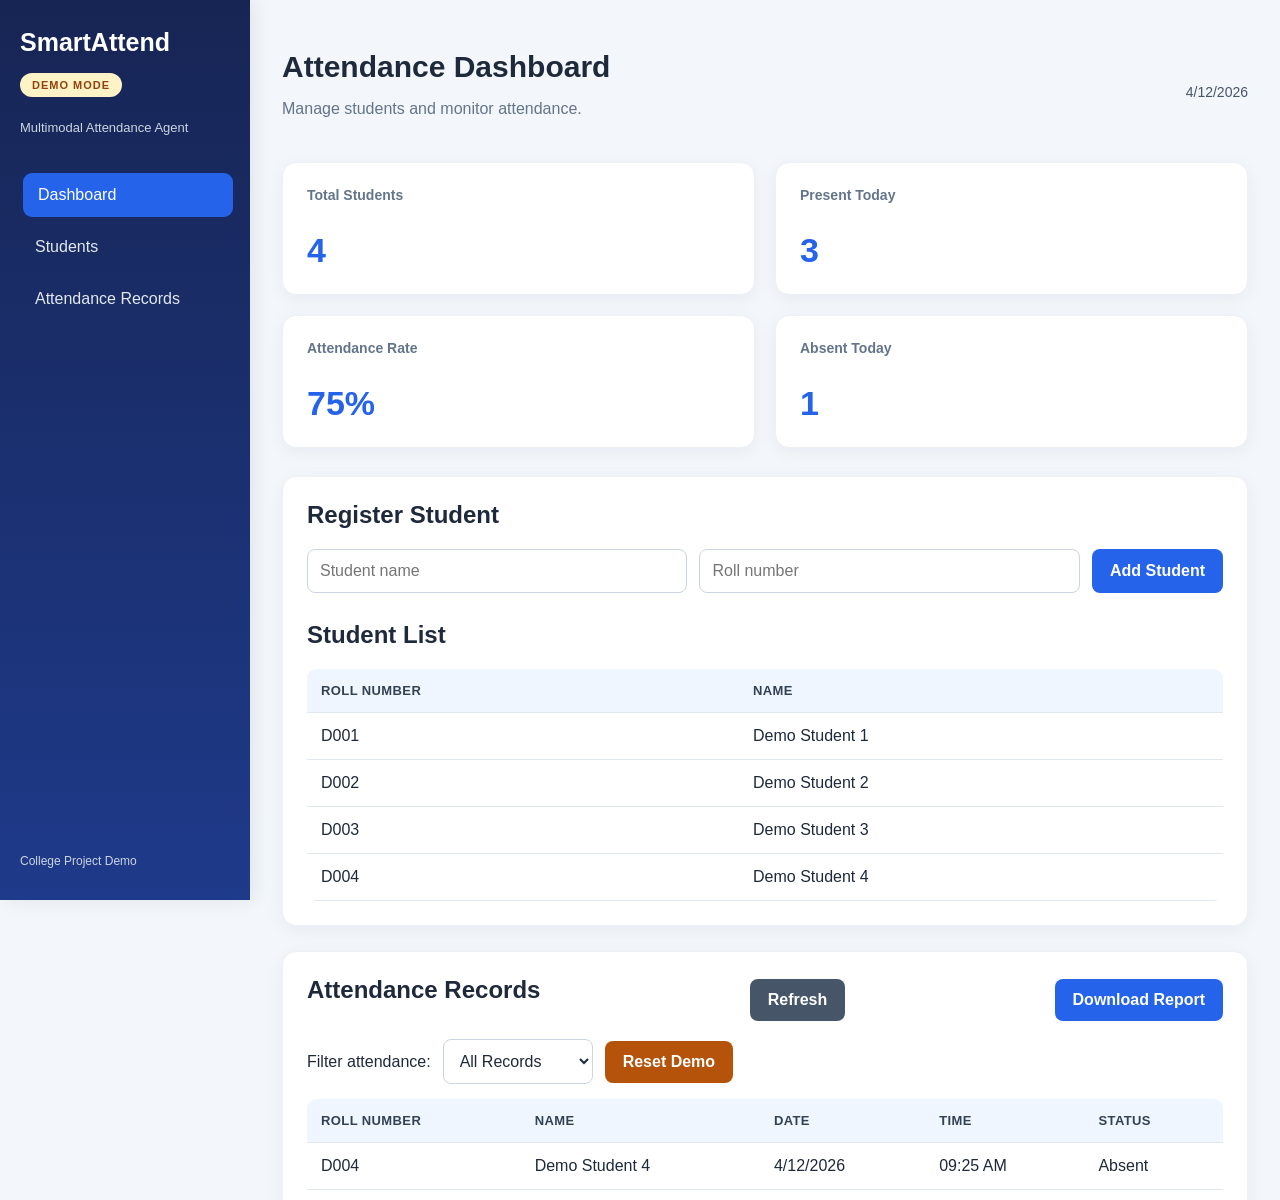
<file: index.html>
<!DOCTYPE html>

<html lang="en">
<head>
    <meta charset="UTF-8">
    <meta name="viewport" content="width=device-width, initial-scale=1.0">
    <title>SmartAttend Demo</title>
    <meta http-equiv="refresh" content="0; url=frontend/index.html">
</head>
<body>
    <p>Opening SmartAttend Demo...</p>
    <p><a href="frontend/index.html">Click here if the demo does not open automatically.</a></p>
</body>
</html>
</file>
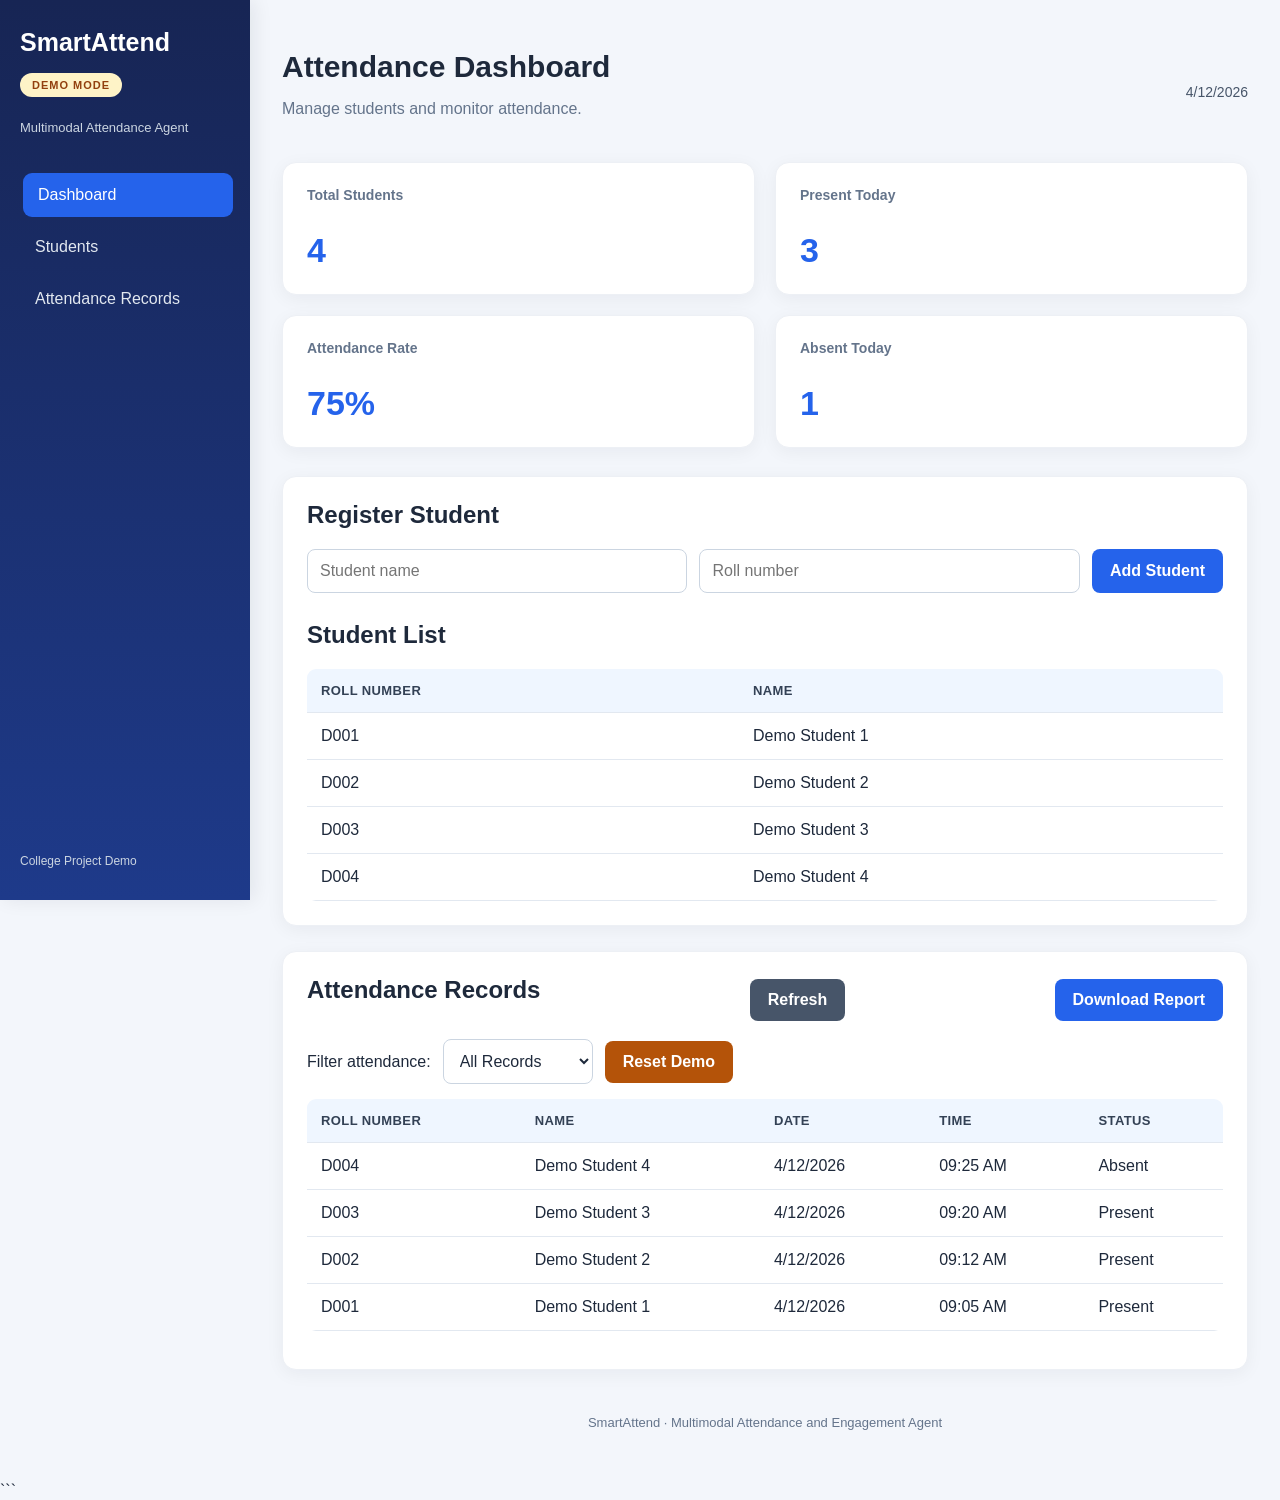
<file: frontend/index.html>
<!DOCTYPE html>

<html lang="en">
<head>
    <meta charset="UTF-8">
    <meta name="viewport" content="width=device-width, initial-scale=1.0">
    <title>Smart Attendance System</title>
    <link rel="stylesheet" href="style.css">
</head>
<body>
    <aside class="sidebar">
        <h2>SmartAttend</h2>
       <span class="demo-badge">DEMO MODE</span>
       <p class="subtitle">Multimodal Attendance Agent</p>
        <nav>
            <a href="#dashboard" class="active">Dashboard</a>
            <a href="#students">Students</a>
            <a href="#attendance">Attendance Records</a>
        </nav>
        <p class="sidebar-footer">College Project Demo</p>
    </aside>

```
<main class="main-content">
    <header>
        <div>
            <h1>Attendance Dashboard</h1>
            <p>Manage students and monitor attendance.</p>
        </div>
        <span id="today"></span>
    </header>

    <section id="dashboard" class="stats">
        <article class="card">
            <p>Total Students</p>
            <h2 id="totalStudents">0</h2>
        </article>
         <article class="card">
            <p>Present Today</p>
            <h2 id="presentToday">0</h2>
        </article>
        <article class="card">
            <p>Attendance Rate</p>
            <h2 id="attendanceRate">0%</h2>
        </article>
         <article class="card">
            <p>Absent Today</p>
            <h2 id="absentToday">0</h2>
        </article>
    </section>

    <section id="students" class="panel">
        <h2>Register Student</h2>
        <form id="studentForm">
            <input id="studentName" type="text" placeholder="Student name" required>
            <input id="rollNumber" type="text" placeholder="Roll number" required>
            <button type="submit">Add Student</button>
        </form>
        <p id="studentMessage" class="message"></p>

        <h2 class="section-heading">Student List</h2>
        <div class="table-wrapper">
            <table>
                <thead>
                    <tr><th>Roll Number</th><th>Name</th></tr>
                </thead>
                <tbody id="studentTable">
                    <tr><td colspan="2">Loading students...</td></tr>
                </tbody>
            </table>
        </div>
    </section>

    <section id="attendance" class="panel">
        <div class="section-title">
            <h2>Attendance Records</h2>
            <button id="refreshButton" class="secondary">Refresh</button>
            <button type="button" id="downloadReportButton">Download Report</button>
        </div>
        <div class="attendance-filters">
    <label for="attendanceFilter">Filter attendance:</label>

    <select id="attendanceFilter">
        <option value="All">All Records</option>
        <option value="Present">Present</option>
        <option value="Absent">Absent</option>
    </select>

    <button type="button" id="resetDemoButton">
        Reset Demo
    </button>
</div>
        <div class="table-wrapper">
            <table>
                <thead>
                    <tr>
                        <th>Roll Number</th>
                        <th>Name</th>
                        <th>Date</th>
                        <th>Time</th>
                        <th>Status</th>
                    </tr>
                </thead>
                <tbody id="attendanceTable">
                    <tr><td colspan="5">Loading attendance...</td></tr>
                </tbody>
            </table>
        </div>
        <p id="attendanceMessage" class="message"></p>
    </section>

    <footer>SmartAttend · Multimodal Attendance and Engagement Agent</footer>
</main>

<script src="script.js"></script>
```

</body>
</html>
</file>
<file: frontend/style.css>
* {
    box-sizing: border-box;
}

:root {
    --primary: #2563eb;
    --primary-dark: #1d4ed8;
    --sidebar: #172554;
    --background: #f3f6fb;
    --text: #1e293b;
    --muted: #64748b;
    --border: #e2e8f0;
    --white: #ffffff;
}

body {
    margin: 0;
    font-family: "Segoe UI", Arial, sans-serif;
    background: var(--background);
    color: var(--text);
}

/* Sidebar */
.sidebar {
    position: fixed;
    width: 250px;
    height: 100vh;
    padding: 28px 20px;
    background: linear-gradient(180deg, #172554, #1e3a8a);
    color: var(--white);
    box-shadow: 4px 0 18px rgba(15, 23, 42, 0.08);
}

.sidebar h2 {
    margin-top: 0;
    margin-bottom: 8px;
    font-size: 25px;
}

.subtitle {
    color: #cbd5e1;
    font-size: 13px;
    line-height: 1.5;
}

.demo-badge {
    display: inline-block;
    background: #fef3c7;
    color: #92400e;
    padding: 6px 12px;
    border-radius: 20px;
    font-size: 11px;
    font-weight: bold;
    letter-spacing: 1px;
    margin: 8px 0;
}

nav {
    margin-top: 35px;
}

nav a {
    display: block;
    padding: 13px 15px;
    margin-bottom: 8px;
    color: #e2e8f0;
    text-decoration: none;
    border-radius: 9px;
    transition: background 0.2s, transform 0.2s;
}

nav a:hover,
nav a.active {
    background: var(--primary);
    color: var(--white);
    transform: translateX(3px);
}

.sidebar-footer {
    position: absolute;
    bottom: 20px;
    color: #cbd5e1;
    font-size: 12px;
}

/* Main content */
.main-content {
    margin-left: 250px;
    padding: 32px;
    min-height: 100vh;
}

header,
.section-title {
    display: flex;
    justify-content: space-between;
    align-items: center;
    gap: 15px;
}

header h1 {
    margin-top: 0;
    margin-bottom: 8px;
    font-size: 30px;
}

header p {
    color: var(--muted);
}

#today {
    color: #475569;
    font-size: 14px;
}

/* Dashboard cards */
.stats {
    display: grid;
    grid-template-columns: repeat(2, minmax(0, 1fr));
    gap: 20px;
    margin: 28px 0;
}

.card,
.panel {
    background: var(--white);
    border: 1px solid #edf0f5;
    border-radius: 14px;
    padding: 24px;
    box-shadow: 0 4px 18px rgba(15, 23, 42, 0.05);
}

.card {
    transition: transform 0.2s, box-shadow 0.2s;
}

.card:hover {
    transform: translateY(-3px);
    box-shadow: 0 9px 24px rgba(15, 23, 42, 0.09);
}

.card p {
    margin-top: 0;
    color: var(--muted);
    font-size: 14px;
    font-weight: 600;
}

.card h2 {
    margin-bottom: 0;
    font-size: 34px;
    color: var(--primary);
}

.panel {
    margin-bottom: 25px;
}

.panel h2 {
    margin-top: 0;
}

.section-heading {
    margin-top: 28px !important;
}

/* Form fields */
form {
    display: flex;
    flex-wrap: wrap;
    gap: 12px;
}

input,
select {
    min-width: 150px;
    padding: 12px;
    border: 1px solid #cbd5e1;
    border-radius: 8px;
    background: white;
    color: var(--text);
    font: inherit;
    outline: none;
}

input {
    flex: 1;
}

input:focus,
select:focus {
    border-color: var(--primary);
    box-shadow: 0 0 0 3px rgba(37, 99, 235, 0.12);
}

/* Buttons */
button {
    padding: 12px 18px;
    background: var(--primary);
    color: white;
    border: none;
    border-radius: 8px;
    cursor: pointer;
    font: inherit;
    font-weight: 600;
    transition: background 0.2s, transform 0.2s;
}

button:hover {
    background: var(--primary-dark);
    transform: translateY(-1px);
}

button.secondary {
    background: #475569;
}

button.secondary:hover {
    background: #334155;
}

#resetDemoButton {
    background: #b45309;
}

#resetDemoButton:hover {
    background: #92400e;
}

/* Attendance filters */
.attendance-filters {
    display: flex;
    align-items: center;
    gap: 12px;
    flex-wrap: wrap;
    margin: 15px 0;
}

/* Tables */
.table-wrapper {
    overflow-x: auto;
    border-radius: 9px;
}

table {
    width: 100%;
    border-collapse: collapse;
    text-align: left;
    background: white;
}

th,
td {
    padding: 14px;
    border-bottom: 1px solid var(--border);
    white-space: nowrap;
}

th {
    background: #eff6ff;
    color: #334155;
    font-size: 13px;
    text-transform: uppercase;
    letter-spacing: 0.4px;
}

tbody tr:hover {
    background: #f8fafc;
}

.message {
    color: var(--primary);
    font-size: 14px;
    margin-top: 12px;
}

footer {
    padding: 20px 0;
    text-align: center;
    color: var(--muted);
    font-size: 13px;
}

/* Responsive layout */
@media (max-width: 850px) {
    .sidebar {
        position: relative;
        width: 100%;
        height: auto;
    }

    .sidebar-footer {
        position: static;
        margin-top: 20px;
    }

    .main-content {
        margin-left: 0;
        padding: 18px;
    }

    .stats {
        grid-template-columns: 1fr;
    }

    header {
        align-items: flex-start;
        flex-direction: column;
    }
}

@media (min-width: 851px) and (max-width: 1100px) {
    .main-content {
        padding: 22px;
    }

    .stats {
        gap: 14px;
    }

    .card,
    .panel {
        padding: 18px;
    }
}
</file>
